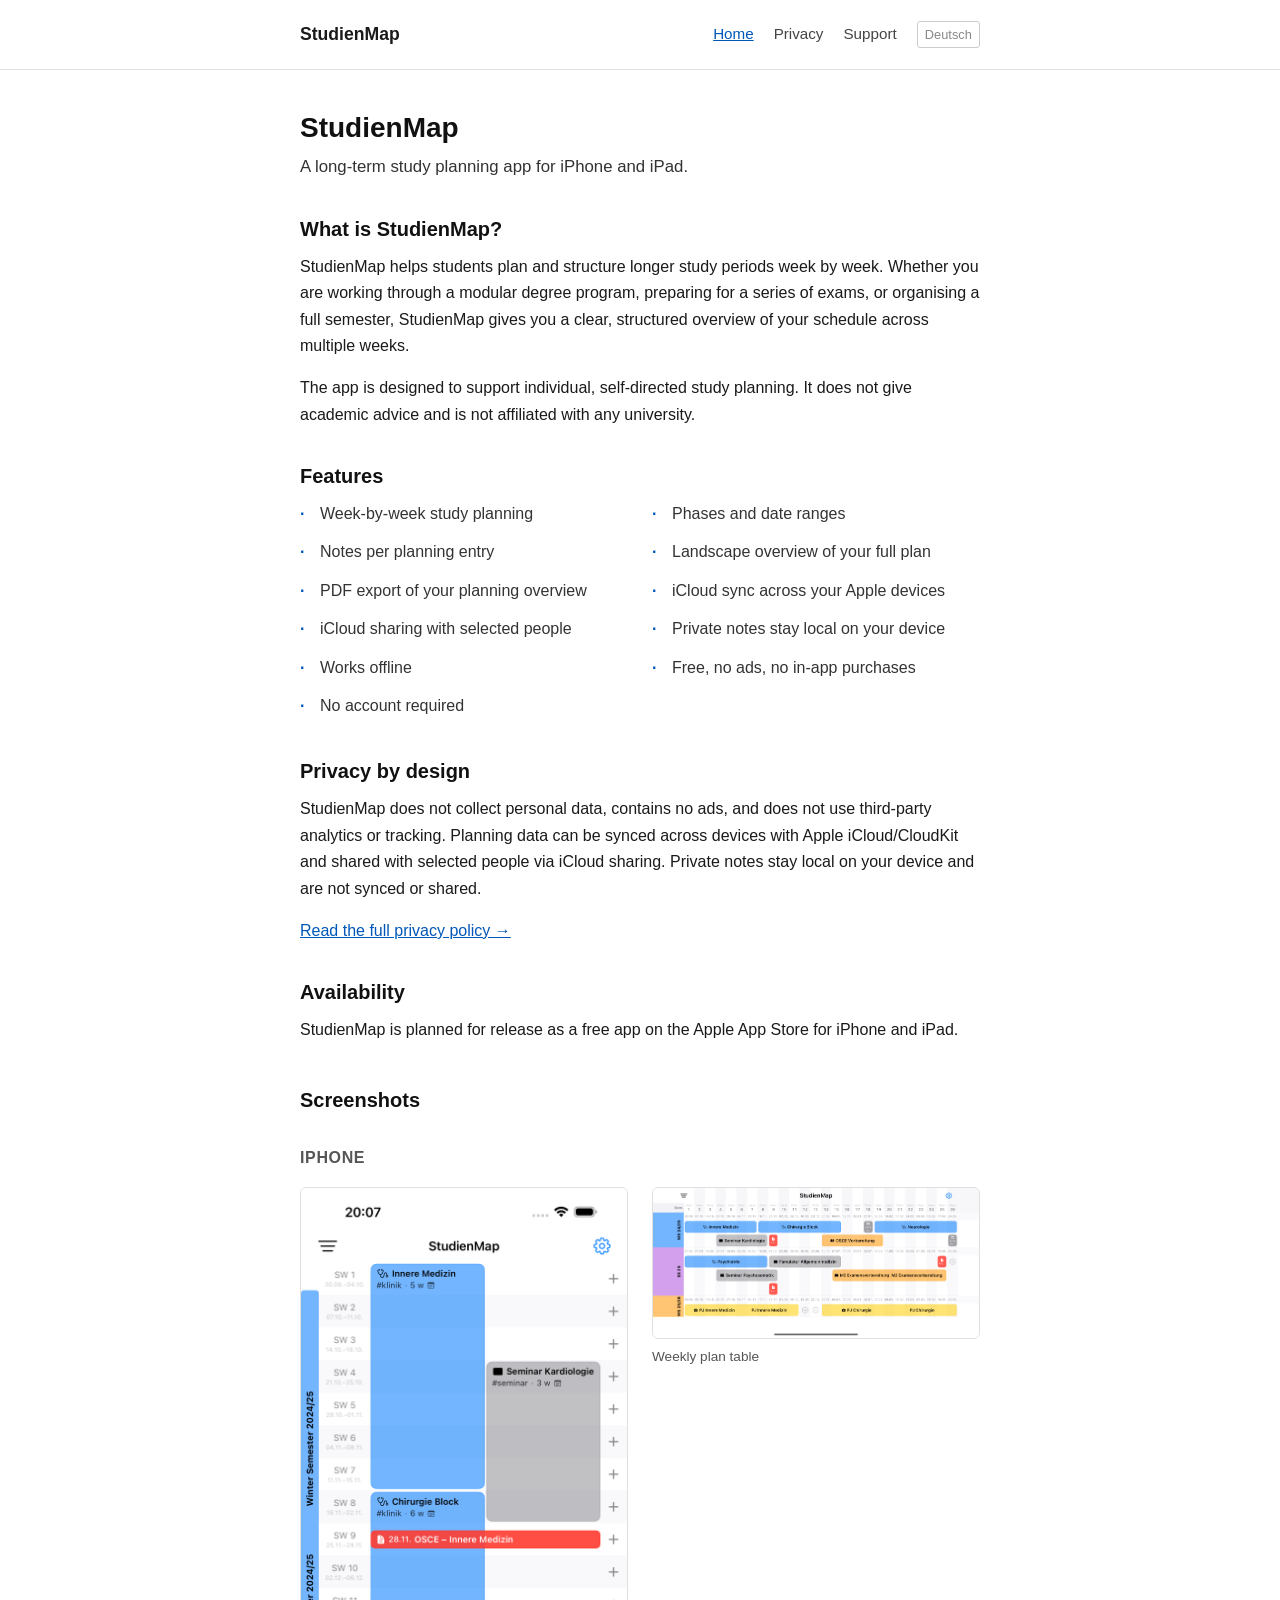
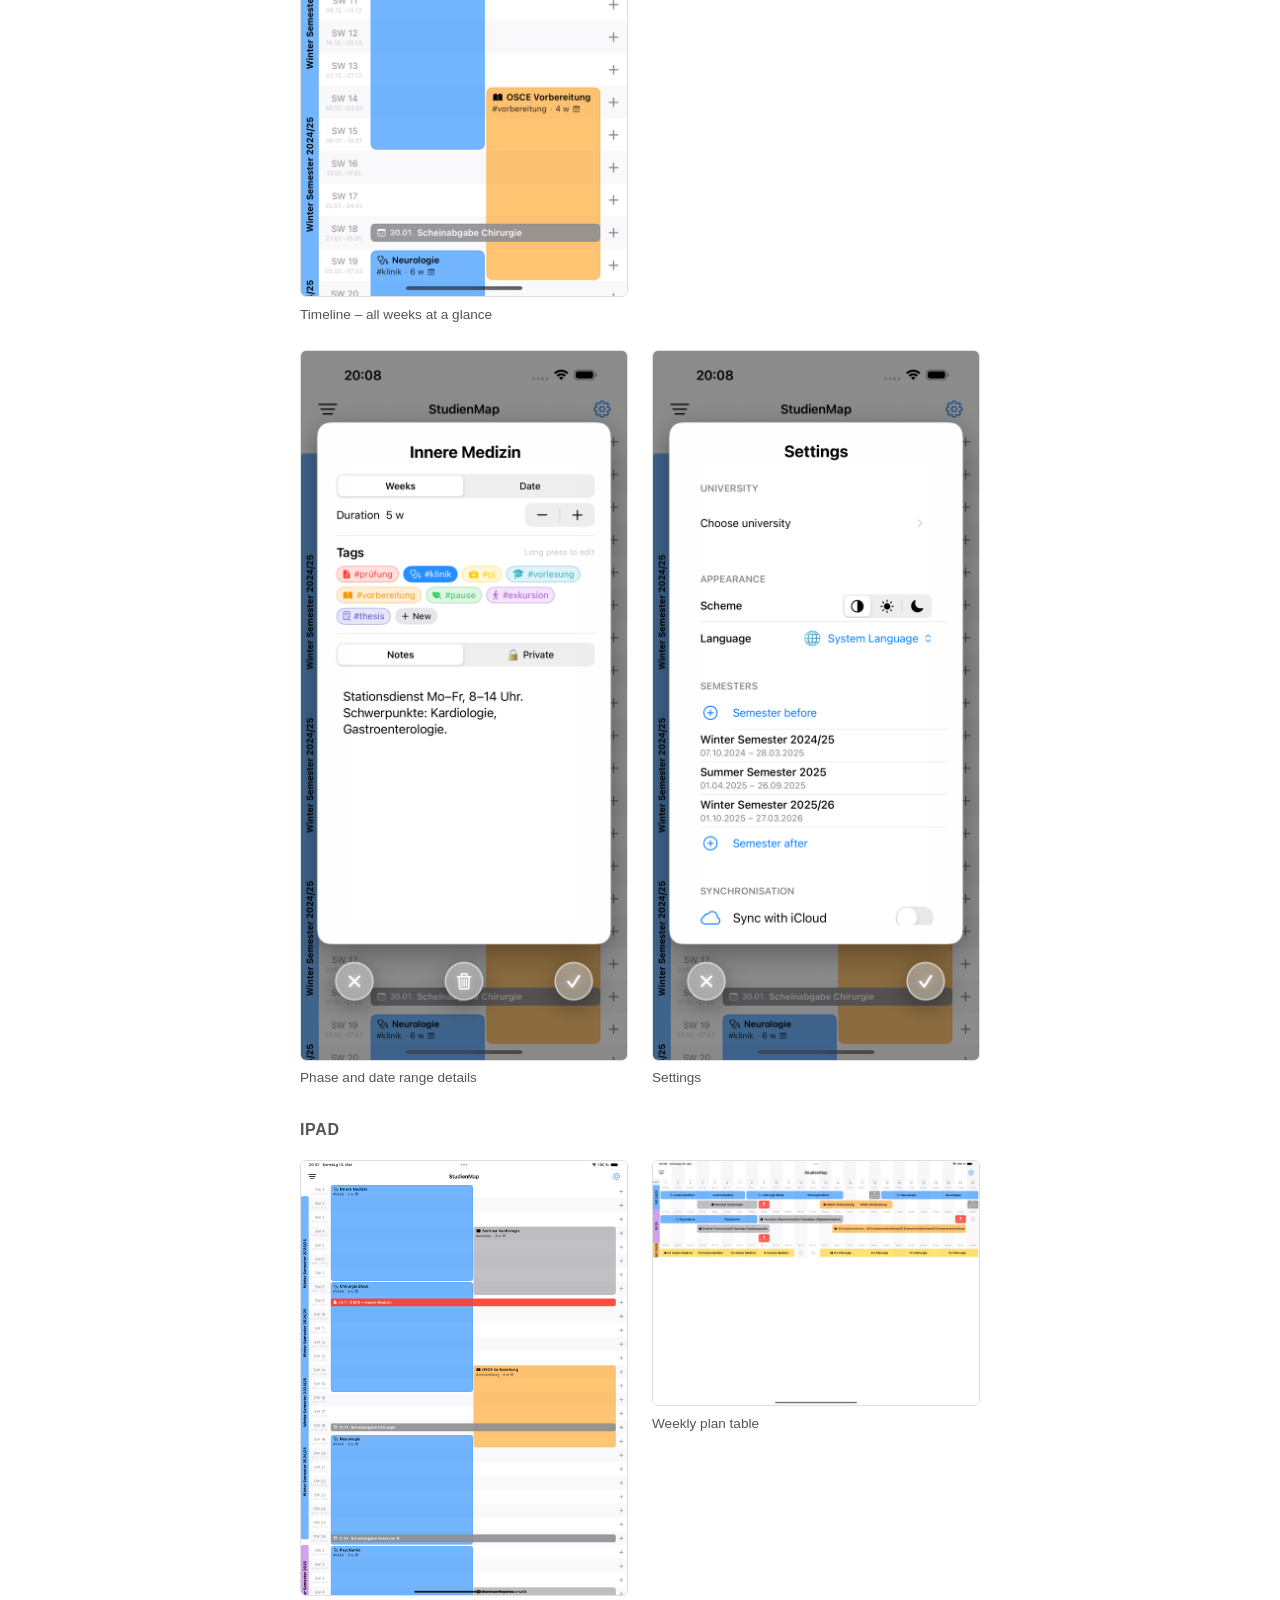
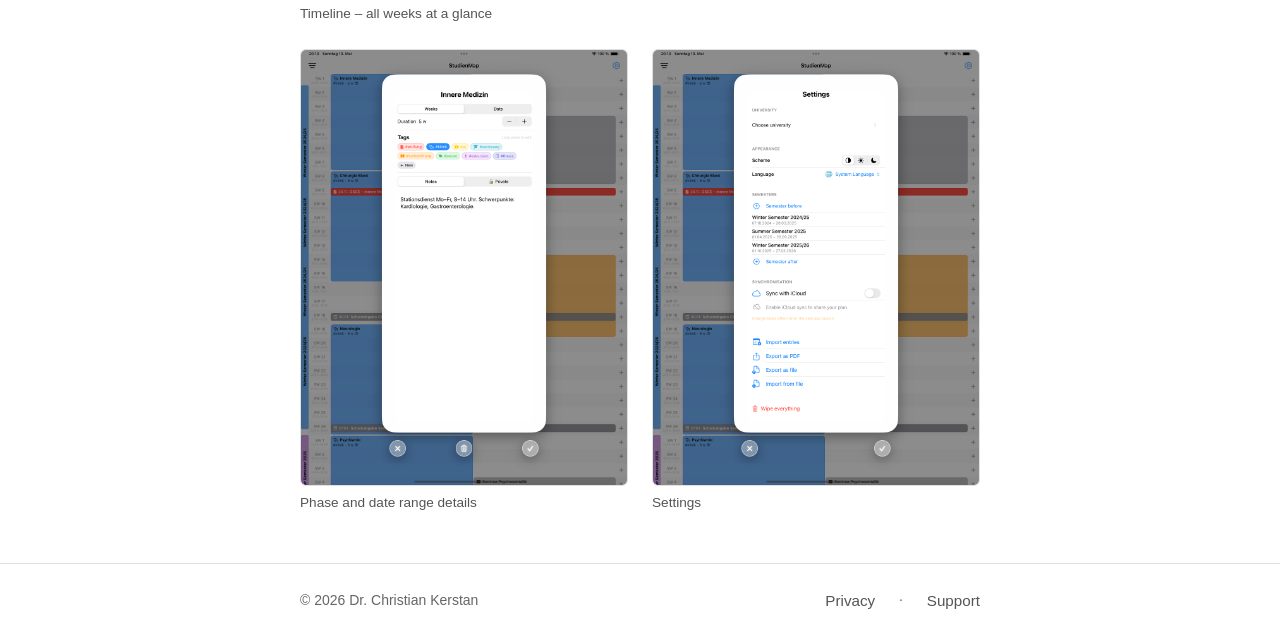
<file: index.html>
<!DOCTYPE html>
<html lang="en">
<head>
  <meta charset="UTF-8">
  <meta name="viewport" content="width=device-width, initial-scale=1.0">
  <title>StudienMap</title>
  <meta name="description" content="StudienMap is a long-term study planning app for iPhone and iPad. Plan your study periods week by week.">
  <link rel="stylesheet" href="style.css">
</head>
<body>

  <header>
    <div class="site-wrapper">
      <a class="site-name" href="index.html">StudienMap</a>
      <nav aria-label="Main navigation">
        <a href="index.html" aria-current="page">Home</a>
        <a href="privacy.html">Privacy</a>
        <a href="support.html">Support</a>
        <a href="de/index.html" class="lang-link" hreflang="de" lang="de">Deutsch</a>
      </nav>
    </div>
  </header>

  <main>
    <div class="site-wrapper">

      <div class="intro">
        <h1>StudienMap</h1>
        <p>A long-term study planning app for iPhone and iPad.</p>
      </div>

      <h2>What is StudienMap?</h2>
      <p>
        StudienMap helps students plan and structure longer study periods week by week.
        Whether you are working through a modular degree program, preparing for a series
        of exams, or organising a full semester, StudienMap gives you a clear, structured
        overview of your schedule across multiple weeks.
      </p>
      <p>
        The app is designed to support individual, self-directed study planning.
        It does not give academic advice and is not affiliated with any university.
      </p>

      <h2>Features</h2>
      <ul class="feature-list">
        <li>Week-by-week study planning</li>
        <li>Phases and date ranges</li>
        <li>Notes per planning entry</li>
        <li>Landscape overview of your full plan</li>
        <li>PDF export of your planning overview</li>
        <li>iCloud sync across your Apple devices</li>
        <li>iCloud sharing with selected people</li>
        <li>Private notes stay local on your device</li>
        <li>Works offline</li>
        <li>Free, no ads, no in-app purchases</li>
        <li>No account required</li>
      </ul>

      <h2>Privacy by design</h2>
      <p>
        StudienMap does not collect personal data, contains no ads, and does not use
        third-party analytics or tracking. Planning data can be synced across devices
        with Apple iCloud/CloudKit and shared with selected people via iCloud sharing.
        Private notes stay local on your device and are not synced or shared.
      </p>
      <p>
        <a href="privacy.html">Read the full privacy policy →</a>
      </p>

      <h2>Availability</h2>
      <p>
        StudienMap is planned for release as a free app on the Apple App Store for iPhone and iPad.
      </p>

      <section class="screenshots" aria-label="Screenshots">
        <h2>Screenshots</h2>

        <h3 class="device-label">iPhone</h3>
        <div class="screenshot-grid">
          <figure>
            <img src="img/iPhone-Timeline_en.png" alt="Timeline showing all study weeks and phases at a glance on iPhone" width="390" height="844">
            <figcaption>Timeline – all weeks at a glance</figcaption>
          </figure>
          <figure>
            <img src="img/iPhone-Table_en.png" alt="Week-by-week study plan table on iPhone" width="390" height="844">
            <figcaption>Weekly plan table</figcaption>
          </figure>
          <figure>
            <img src="img/iPhone-Phase-Detail_en.png" alt="Phase detail view with date range and notes on iPhone" width="390" height="844">
            <figcaption>Phase and date range details</figcaption>
          </figure>
          <figure>
            <img src="img/iPhone-Settings_en.png" alt="App settings screen on iPhone" width="390" height="844">
            <figcaption>Settings</figcaption>
          </figure>
        </div>

        <h3 class="device-label">iPad</h3>
        <div class="screenshot-grid">
          <figure>
            <img src="img/iPad-Timeline_en.png" alt="Timeline showing all study weeks and phases at a glance on iPad" width="1024" height="768">
            <figcaption>Timeline – all weeks at a glance</figcaption>
          </figure>
          <figure>
            <img src="img/iPad-Table_en.png" alt="Week-by-week study plan table on iPad" width="1024" height="768">
            <figcaption>Weekly plan table</figcaption>
          </figure>
          <figure>
            <img src="img/iPad-Phase-Detail_en.png" alt="Phase detail view with date range and notes on iPad" width="1024" height="768">
            <figcaption>Phase and date range details</figcaption>
          </figure>
          <figure>
            <img src="img/iPad-Settings_en.png" alt="App settings screen on iPad" width="1024" height="768">
            <figcaption>Settings</figcaption>
          </figure>
        </div>
      </section>

    </div>
  </main>

  <footer>
    <div class="site-wrapper">
      <span>© 2026 Dr. Christian Kerstan</span>
      <nav aria-label="Footer navigation">
        <a href="privacy.html">Privacy</a>
        &nbsp;·&nbsp;
        <a href="support.html">Support</a>
      </nav>
    </div>
  </footer>

</body>
</html>
</file>
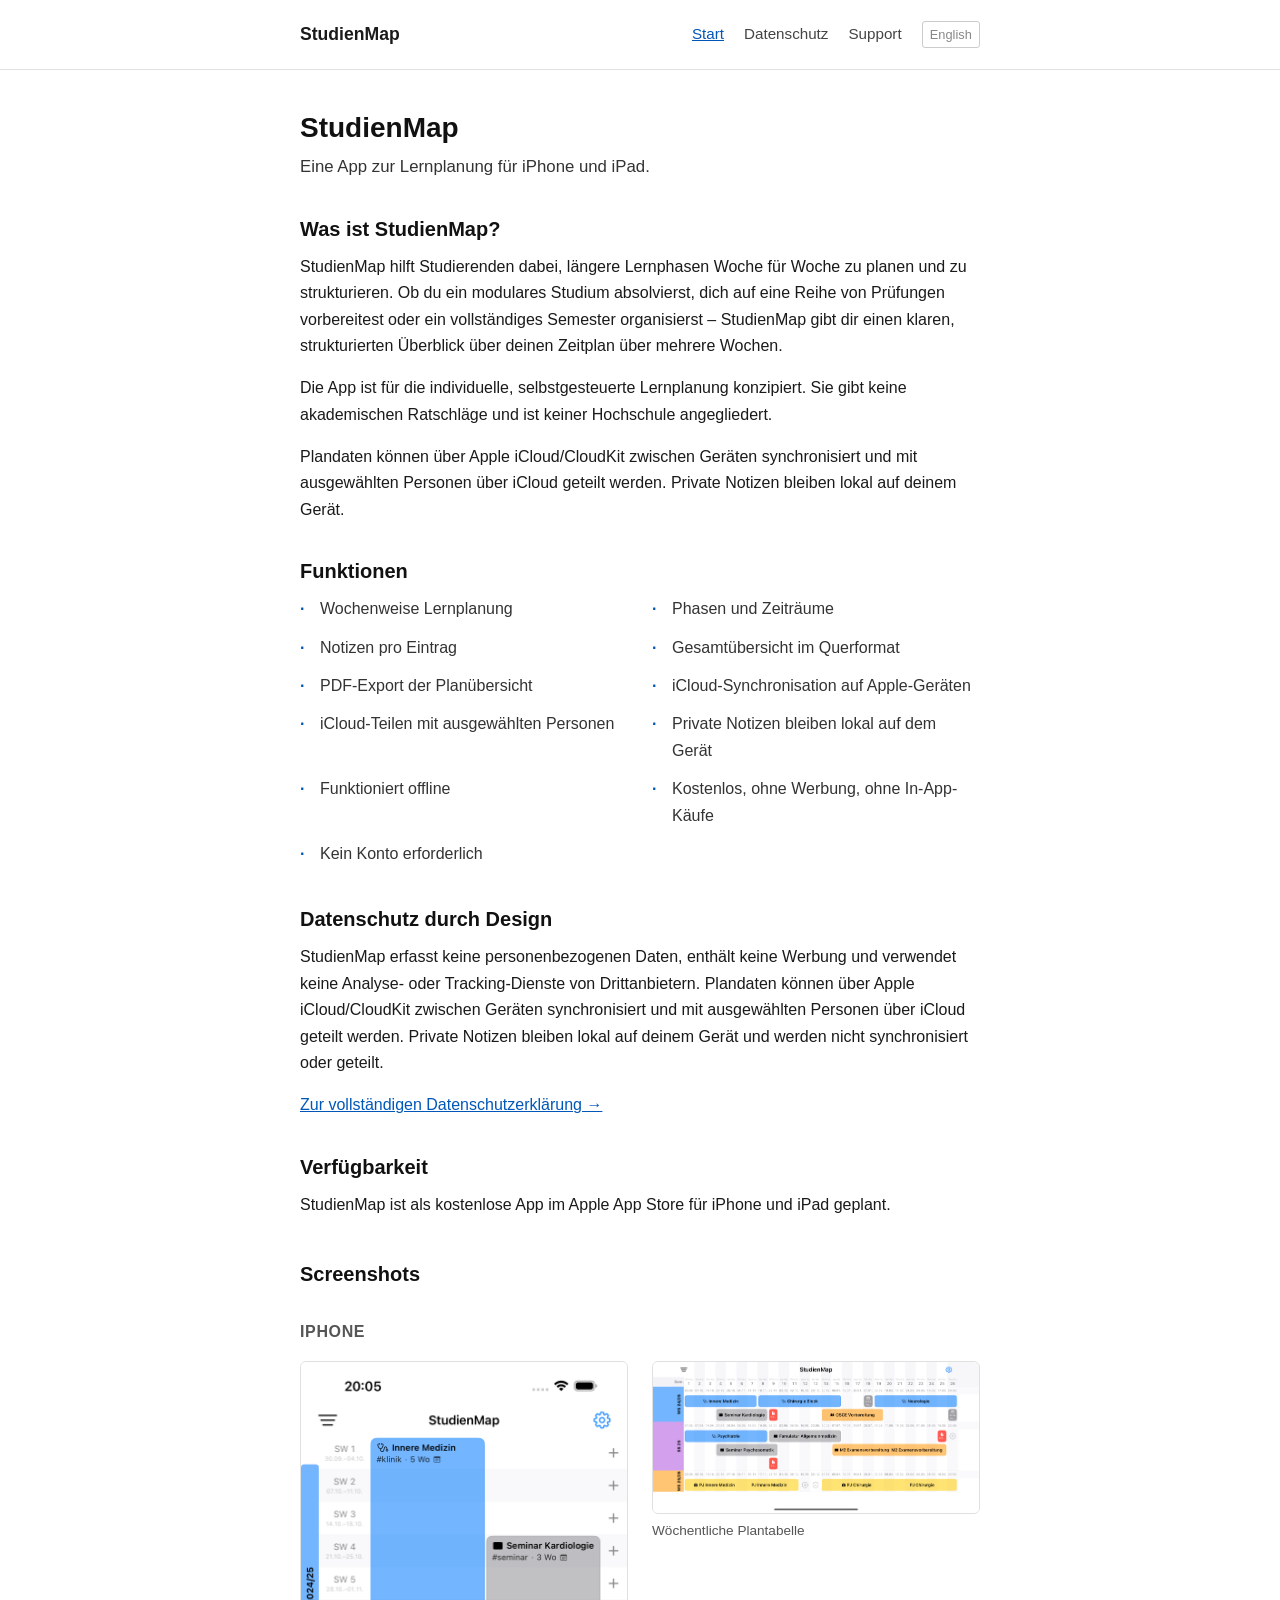
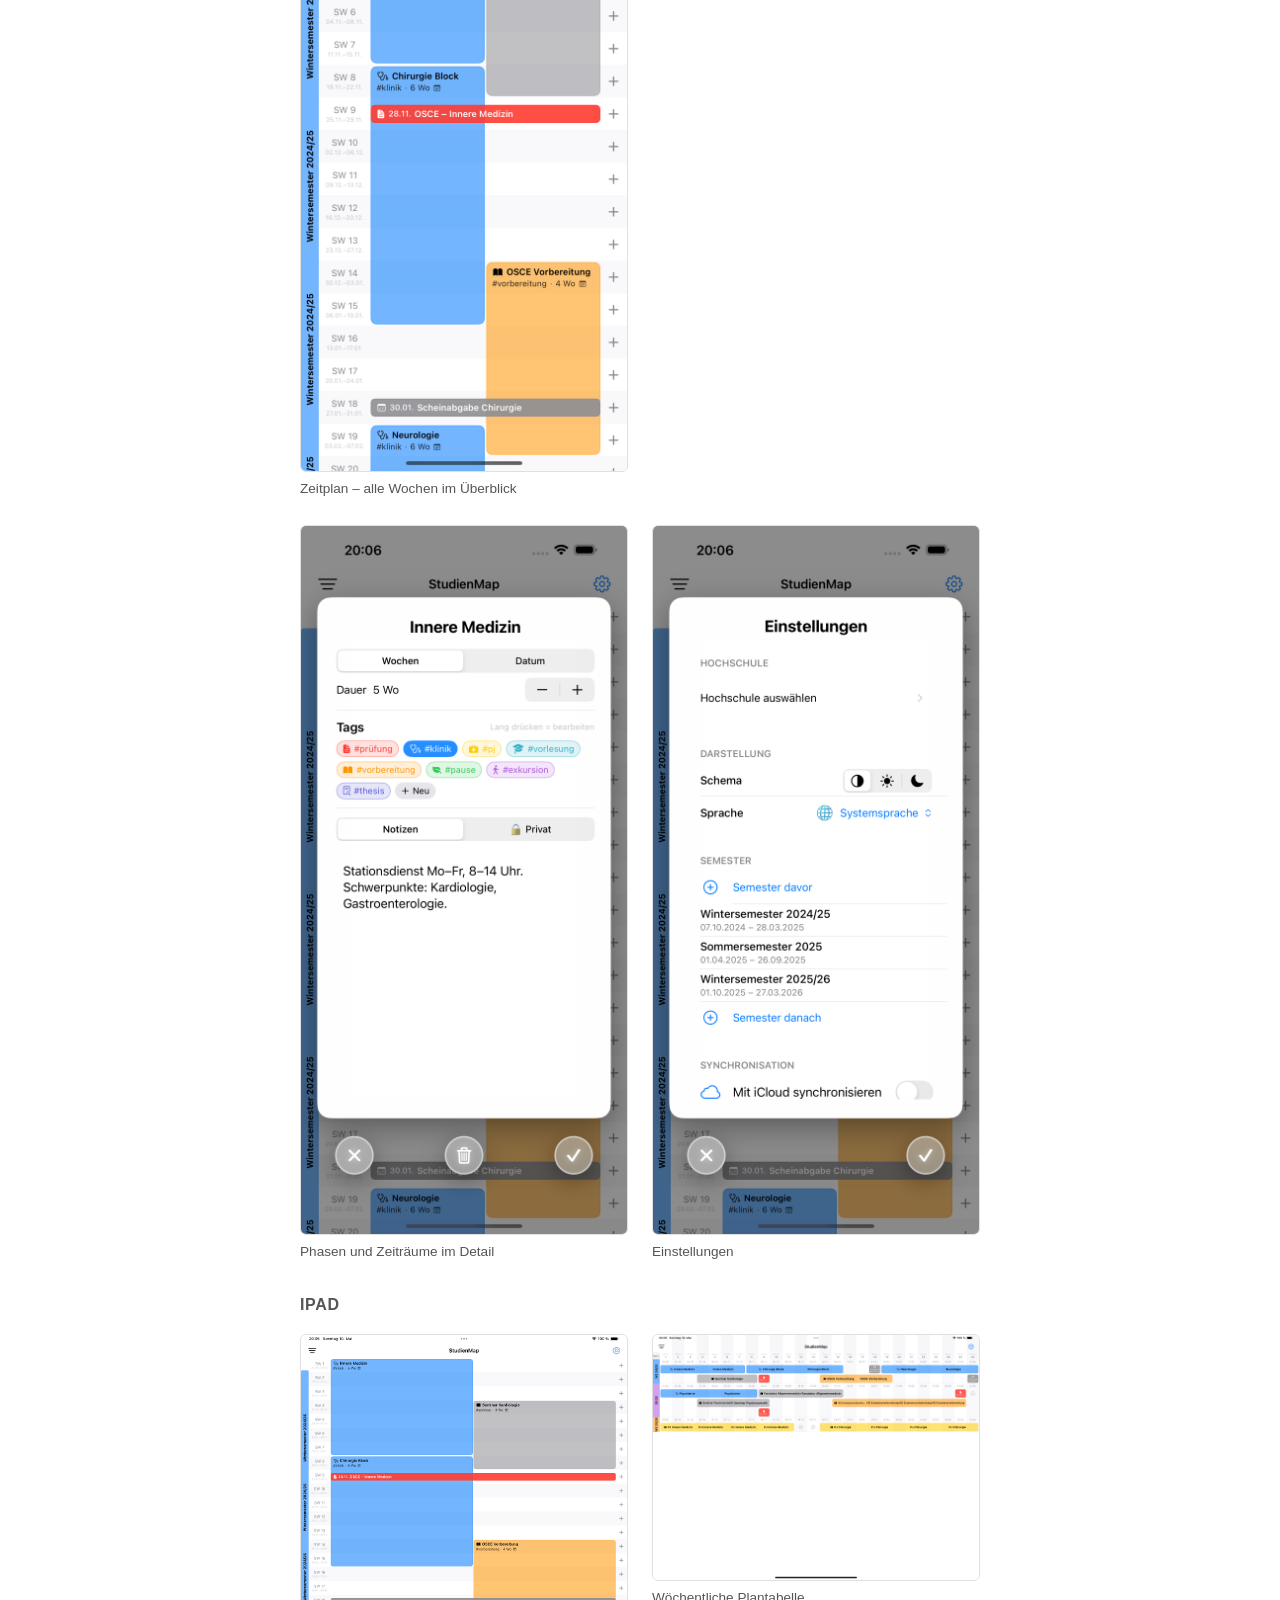
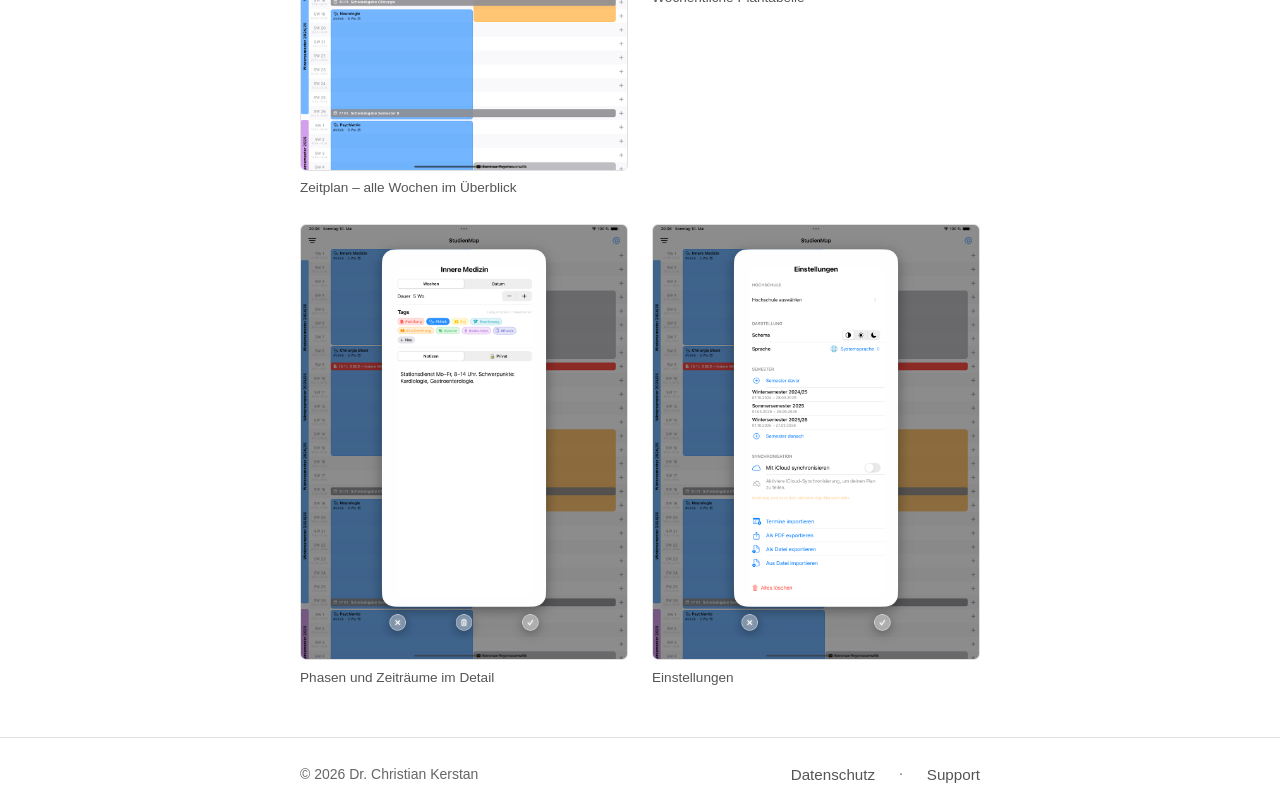
<file: de/index.html>
<!DOCTYPE html>
<html lang="de">
<head>
  <meta charset="UTF-8">
  <meta name="viewport" content="width=device-width, initial-scale=1.0">
  <title>StudienMap</title>
  <meta name="description" content="StudienMap ist eine App zur Langzeitplanung des Lernens für iPhone und iPad. Plane deine Lernphasen Woche für Woche.">
  <link rel="stylesheet" href="../style.css">
</head>
<body>

  <header>
    <div class="site-wrapper">
      <a class="site-name" href="index.html">StudienMap</a>
      <nav aria-label="Hauptnavigation">
        <a href="index.html" aria-current="page">Start</a>
        <a href="privacy.html">Datenschutz</a>
        <a href="support.html">Support</a>
        <a href="../index.html" class="lang-link" hreflang="en" lang="en">English</a>
      </nav>
    </div>
  </header>

  <main>
    <div class="site-wrapper">

      <div class="intro">
        <h1>StudienMap</h1>
        <p>Eine App zur Lernplanung für iPhone und iPad.</p>
      </div>

      <h2>Was ist StudienMap?</h2>
      <p>
        StudienMap hilft Studierenden dabei, längere Lernphasen Woche für Woche zu planen und
        zu strukturieren. Ob du ein modulares Studium absolvierst, dich auf eine Reihe von
        Prüfungen vorbereitest oder ein vollständiges Semester organisierst – StudienMap gibt
        dir einen klaren, strukturierten Überblick über deinen Zeitplan über mehrere Wochen.
      </p>
      <p>
        Die App ist für die individuelle, selbstgesteuerte Lernplanung konzipiert.
        Sie gibt keine akademischen Ratschläge und ist keiner Hochschule angegliedert.
      </p>
      <p>
        Plandaten können über Apple iCloud/CloudKit zwischen Geräten synchronisiert und mit
        ausgewählten Personen über iCloud geteilt werden. Private Notizen bleiben lokal auf
        deinem Gerät.
      </p>

      <h2>Funktionen</h2>
      <ul class="feature-list">
        <li>Wochenweise Lernplanung</li>
        <li>Phasen und Zeiträume</li>
        <li>Notizen pro Eintrag</li>
        <li>Gesamtübersicht im Querformat</li>
        <li>PDF-Export der Planübersicht</li>
        <li>iCloud-Synchronisation auf Apple-Geräten</li>
        <li>iCloud-Teilen mit ausgewählten Personen</li>
        <li>Private Notizen bleiben lokal auf dem Gerät</li>
        <li>Funktioniert offline</li>
        <li>Kostenlos, ohne Werbung, ohne In-App-Käufe</li>
        <li>Kein Konto erforderlich</li>
      </ul>

      <h2>Datenschutz durch Design</h2>
      <p>
        StudienMap erfasst keine personenbezogenen Daten, enthält keine Werbung und verwendet
        keine Analyse- oder Tracking-Dienste von Drittanbietern. Plandaten können über Apple
        iCloud/CloudKit zwischen Geräten synchronisiert und mit ausgewählten Personen über
        iCloud geteilt werden. Private Notizen bleiben lokal auf deinem Gerät und werden nicht
        synchronisiert oder geteilt.
      </p>
      <p>
        <a href="privacy.html">Zur vollständigen Datenschutzerklärung →</a>
      </p>

      <h2>Verfügbarkeit</h2>
      <p>
        StudienMap ist als kostenlose App im Apple App Store für iPhone und iPad geplant.
      </p>

      <section class="screenshots" aria-label="Screenshots">
        <h2>Screenshots</h2>

        <h3 class="device-label">iPhone</h3>
        <div class="screenshot-grid">
          <figure>
            <img src="../img/iPhone-Timeline_de.png" alt="Zeitplan mit allen Lernwochen und Phasen im Überblick auf dem iPhone" width="390" height="844">
            <figcaption>Zeitplan – alle Wochen im Überblick</figcaption>
          </figure>
          <figure>
            <img src="../img/iPhone-Table_de.png" alt="Wöchentliche Lernplanung als Tabelle auf dem iPhone" width="390" height="844">
            <figcaption>Wöchentliche Plantabelle</figcaption>
          </figure>
          <figure>
            <img src="../img/iPhone-Phase-Detail_de.png" alt="Phasendetailansicht mit Zeitraum und Notizen auf dem iPhone" width="390" height="844">
            <figcaption>Phasen und Zeiträume im Detail</figcaption>
          </figure>
          <figure>
            <img src="../img/iPhone-Settings_de.png" alt="App-Einstellungen auf dem iPhone" width="390" height="844">
            <figcaption>Einstellungen</figcaption>
          </figure>
        </div>

        <h3 class="device-label">iPad</h3>
        <div class="screenshot-grid">
          <figure>
            <img src="../img/iPad-Timeline_de.png" alt="Zeitplan mit allen Lernwochen und Phasen im Überblick auf dem iPad" width="1024" height="768">
            <figcaption>Zeitplan – alle Wochen im Überblick</figcaption>
          </figure>
          <figure>
            <img src="../img/iPad-Table_de.png" alt="Wöchentliche Lernplanung als Tabelle auf dem iPad" width="1024" height="768">
            <figcaption>Wöchentliche Plantabelle</figcaption>
          </figure>
          <figure>
            <img src="../img/iPad-Phase-Detail_de.png" alt="Phasendetailansicht mit Zeitraum und Notizen auf dem iPad" width="1024" height="768">
            <figcaption>Phasen und Zeiträume im Detail</figcaption>
          </figure>
          <figure>
            <img src="../img/iPad-Settings_de.png" alt="App-Einstellungen auf dem iPad" width="1024" height="768">
            <figcaption>Einstellungen</figcaption>
          </figure>
        </div>
      </section>

    </div>
  </main>

  <footer>
    <div class="site-wrapper">
      <span>© 2026 Dr. Christian Kerstan</span>
      <nav aria-label="Fußzeilennavigation">
        <a href="privacy.html">Datenschutz</a>
        &nbsp;·&nbsp;
        <a href="support.html">Support</a>
      </nav>
    </div>
  </footer>

</body>
</html>
</file>
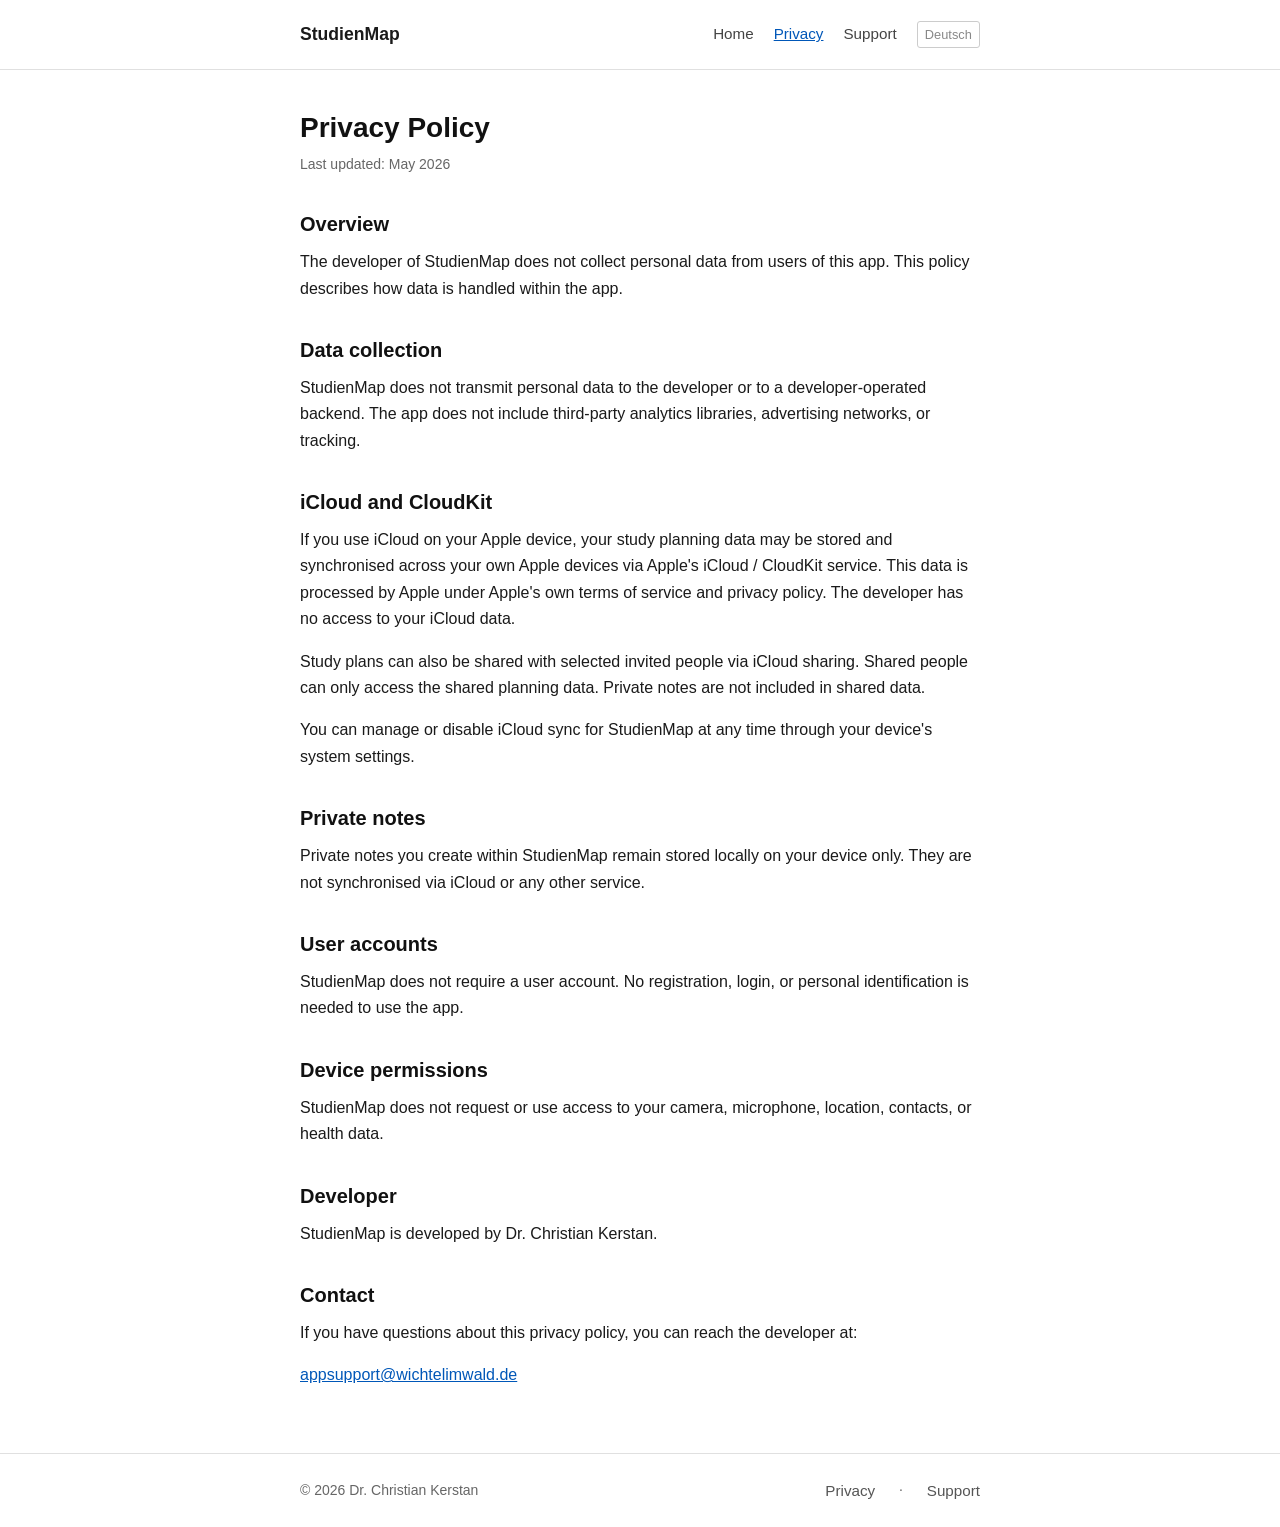
<file: privacy.html>
<!DOCTYPE html>
<html lang="en">
<head>
  <meta charset="UTF-8">
  <meta name="viewport" content="width=device-width, initial-scale=1.0">
  <title>Privacy Policy – StudienMap</title>
  <meta name="description" content="Privacy policy for the StudienMap iOS app. No personal data is collected. No tracking, no ads.">
  <link rel="stylesheet" href="style.css">
</head>
<body>

  <header>
    <div class="site-wrapper">
      <a class="site-name" href="index.html">StudienMap</a>
      <nav aria-label="Main navigation">
        <a href="index.html">Home</a>
        <a href="privacy.html" aria-current="page">Privacy</a>
        <a href="support.html">Support</a>
        <a href="de/privacy.html" class="lang-link" hreflang="de" lang="de">Deutsch</a>
      </nav>
    </div>
  </header>

  <main>
    <div class="site-wrapper">

      <h1>Privacy Policy</h1>
      <p class="meta">Last updated: May 2026</p>

      <h2>Overview</h2>
      <p>
        The developer of StudienMap does not collect personal data from users of this app.
        This policy describes how data is handled within the app.
      </p>

      <h2>Data collection</h2>
      <p>
        StudienMap does not transmit personal data to the developer or to a developer-operated
        backend. The app does not include third-party analytics libraries, advertising networks,
        or tracking.
      </p>

      <h2>iCloud and CloudKit</h2>
      <p>
        If you use iCloud on your Apple device, your study planning data may be stored
        and synchronised across your own Apple devices via Apple's iCloud / CloudKit service.
        This data is processed by Apple under Apple's own terms of service and privacy policy.
        The developer has no access to your iCloud data.
      </p>
      <p>
        Study plans can also be shared with selected invited people via iCloud sharing.
        Shared people can only access the shared planning data. Private notes are not
        included in shared data.
      </p>
      <p>
        You can manage or disable iCloud sync for StudienMap at any time through your
        device's system settings.
      </p>

      <h2>Private notes</h2>
      <p>
        Private notes you create within StudienMap remain stored locally on your device only.
        They are not synchronised via iCloud or any other service.
      </p>

      <h2>User accounts</h2>
      <p>
        StudienMap does not require a user account. No registration, login, or personal
        identification is needed to use the app.
      </p>

      <h2>Device permissions</h2>
      <p>
        StudienMap does not request or use access to your camera, microphone, location,
        contacts, or health data.
      </p>

      <h2>Developer</h2>
      <p>
        StudienMap is developed by Dr. Christian Kerstan.
      </p>

      <h2>Contact</h2>
      <p>
        If you have questions about this privacy policy, you can reach the developer at:
      </p>
      <p>
        <a href="mailto:appsupport@wichtelimwald.de">appsupport@wichtelimwald.de</a>
      </p>

    </div>
  </main>

  <footer>
    <div class="site-wrapper">
      <span>© 2026 Dr. Christian Kerstan</span>
      <nav aria-label="Footer navigation">
        <a href="privacy.html">Privacy</a>
        &nbsp;·&nbsp;
        <a href="support.html">Support</a>
      </nav>
    </div>
  </footer>

</body>
</html>
</file>
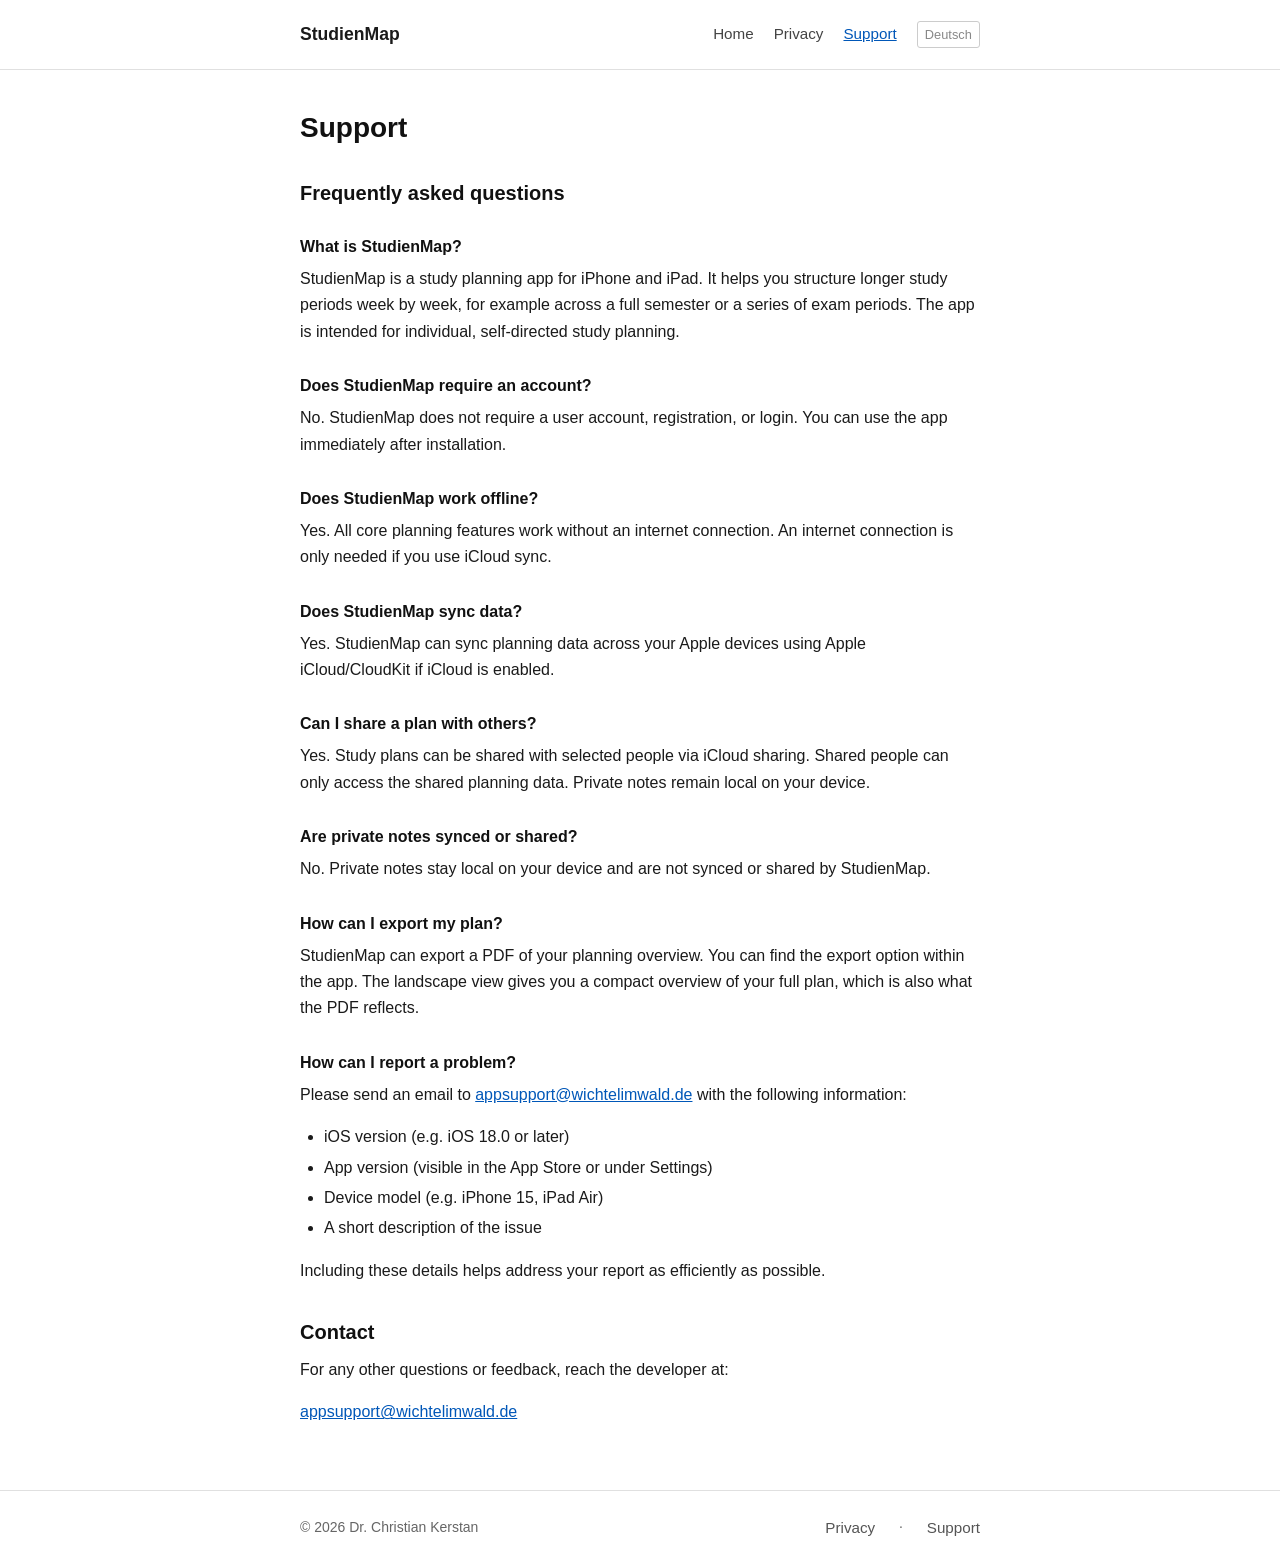
<file: support.html>
<!DOCTYPE html>
<html lang="en">
<head>
  <meta charset="UTF-8">
  <meta name="viewport" content="width=device-width, initial-scale=1.0">
  <title>Support – StudienMap</title>
  <meta name="description" content="Support and frequently asked questions for the StudienMap iOS app.">
  <link rel="stylesheet" href="style.css">
</head>
<body>

  <header>
    <div class="site-wrapper">
      <a class="site-name" href="index.html">StudienMap</a>
      <nav aria-label="Main navigation">
        <a href="index.html">Home</a>
        <a href="privacy.html">Privacy</a>
        <a href="support.html" aria-current="page">Support</a>
        <a href="de/support.html" class="lang-link" hreflang="de" lang="de">Deutsch</a>
      </nav>
    </div>
  </header>

  <main>
    <div class="site-wrapper">

      <h1>Support</h1>

      <h2>Frequently asked questions</h2>

      <div class="faq-item">
        <h3>What is StudienMap?</h3>
        <p>
          StudienMap is a study planning app for iPhone and iPad. It helps you structure
          longer study periods week by week, for example across a full semester or a
          series of exam periods. The app is intended for individual, self-directed
          study planning.
        </p>
      </div>

      <div class="faq-item">
        <h3>Does StudienMap require an account?</h3>
        <p>
          No. StudienMap does not require a user account, registration, or login.
          You can use the app immediately after installation.
        </p>
      </div>

      <div class="faq-item">
        <h3>Does StudienMap work offline?</h3>
        <p>
          Yes. All core planning features work without an internet connection.
          An internet connection is only needed if you use iCloud sync.
        </p>
      </div>

      <div class="faq-item">
        <h3>Does StudienMap sync data?</h3>
        <p>
          Yes. StudienMap can sync planning data across your Apple devices using Apple
          iCloud/CloudKit if iCloud is enabled.
        </p>
      </div>

      <div class="faq-item">
        <h3>Can I share a plan with others?</h3>
        <p>
          Yes. Study plans can be shared with selected people via iCloud sharing. Shared
          people can only access the shared planning data. Private notes remain local on
          your device.
        </p>
      </div>

      <div class="faq-item">
        <h3>Are private notes synced or shared?</h3>
        <p>
          No. Private notes stay local on your device and are not synced or shared by
          StudienMap.
        </p>
      </div>

      <div class="faq-item">
        <h3>How can I export my plan?</h3>
        <p>
          StudienMap can export a PDF of your planning overview. You can find the export
          option within the app. The landscape view gives you a compact overview of your
          full plan, which is also what the PDF reflects.
        </p>
      </div>

      <div class="faq-item">
        <h3>How can I report a problem?</h3>
        <p>
          Please send an email to
          <a href="mailto:appsupport@wichtelimwald.de">appsupport@wichtelimwald.de</a>
          with the following information:
        </p>
        <ul>
          <li>iOS version (e.g. iOS 18.0 or later)</li>
          <li>App version (visible in the App Store or under Settings)</li>
          <li>Device model (e.g. iPhone 15, iPad Air)</li>
          <li>A short description of the issue</li>
        </ul>
        <p>
          Including these details helps address your report as efficiently as possible.
        </p>
      </div>

      <h2>Contact</h2>
      <p>
        For any other questions or feedback, reach the developer at:
      </p>
      <p>
        <a href="mailto:appsupport@wichtelimwald.de">appsupport@wichtelimwald.de</a>
      </p>

    </div>
  </main>

  <footer>
    <div class="site-wrapper">
      <span>© 2026 Dr. Christian Kerstan</span>
      <nav aria-label="Footer navigation">
        <a href="privacy.html">Privacy</a>
        &nbsp;·&nbsp;
        <a href="support.html">Support</a>
      </nav>
    </div>
  </footer>

</body>
</html>
</file>
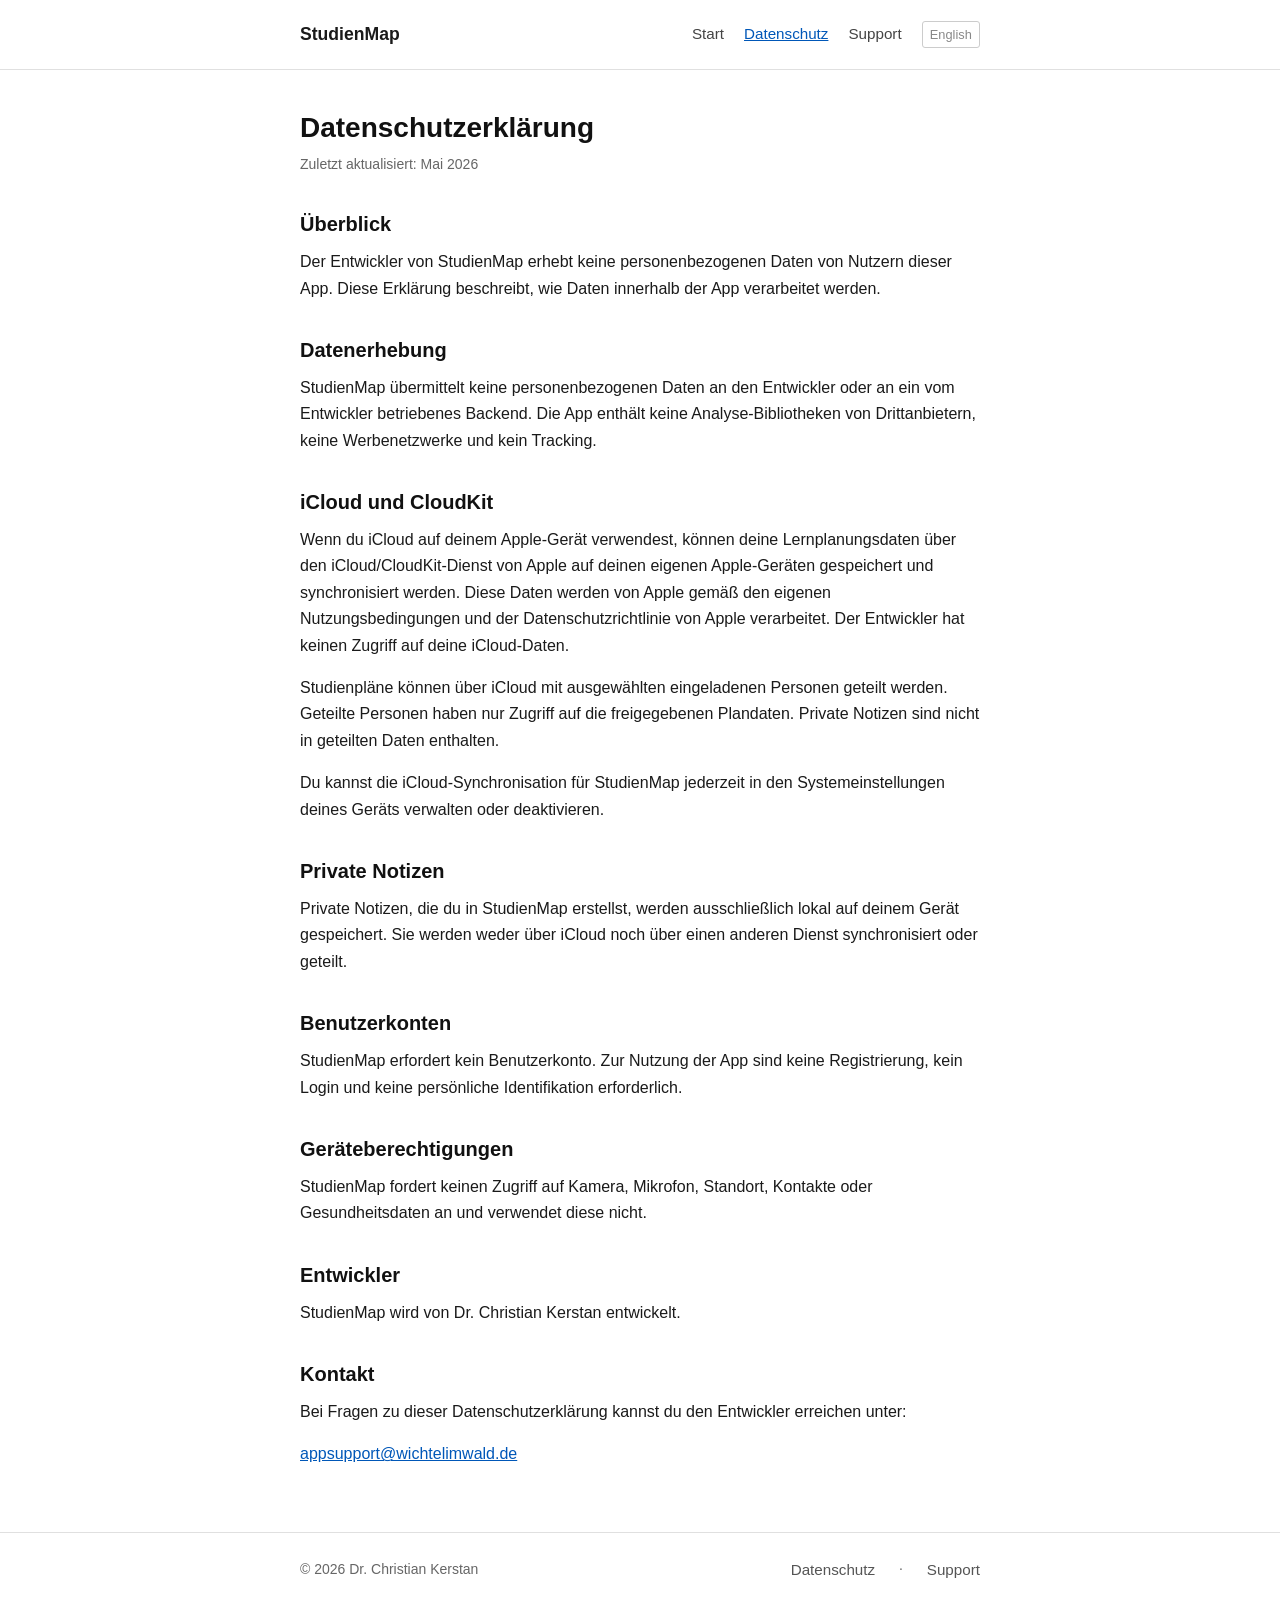
<file: de/privacy.html>
<!DOCTYPE html>
<html lang="de">
<head>
  <meta charset="UTF-8">
  <meta name="viewport" content="width=device-width, initial-scale=1.0">
  <title>Datenschutzerklärung – StudienMap</title>
  <meta name="description" content="Datenschutzerklärung für die StudienMap iOS-App. Es werden keine personenbezogenen Daten erfasst. Kein Tracking, keine Werbung.">
  <link rel="stylesheet" href="../style.css">
</head>
<body>

  <header>
    <div class="site-wrapper">
      <a class="site-name" href="index.html">StudienMap</a>
      <nav aria-label="Hauptnavigation">
        <a href="index.html">Start</a>
        <a href="privacy.html" aria-current="page">Datenschutz</a>
        <a href="support.html">Support</a>
        <a href="../privacy.html" class="lang-link" hreflang="en" lang="en">English</a>
      </nav>
    </div>
  </header>

  <main>
    <div class="site-wrapper">

      <h1>Datenschutzerklärung</h1>
      <p class="meta">Zuletzt aktualisiert: Mai 2026</p>

      <h2>Überblick</h2>
      <p>
        Der Entwickler von StudienMap erhebt keine personenbezogenen Daten von Nutzern dieser App.
        Diese Erklärung beschreibt, wie Daten innerhalb der App verarbeitet werden.
      </p>

      <h2>Datenerhebung</h2>
      <p>
        StudienMap übermittelt keine personenbezogenen Daten an den Entwickler oder an ein
        vom Entwickler betriebenes Backend. Die App enthält keine Analyse-Bibliotheken von
        Drittanbietern, keine Werbenetzwerke und kein Tracking.
      </p>

      <h2>iCloud und CloudKit</h2>
      <p>
        Wenn du iCloud auf deinem Apple-Gerät verwendest, können deine Lernplanungsdaten
        über den iCloud/CloudKit-Dienst von Apple auf deinen eigenen Apple-Geräten
        gespeichert und synchronisiert werden. Diese Daten werden von Apple gemäß den
        eigenen Nutzungsbedingungen und der Datenschutzrichtlinie von Apple verarbeitet.
        Der Entwickler hat keinen Zugriff auf deine iCloud-Daten.
      </p>
      <p>
        Studienpläne können über iCloud mit ausgewählten eingeladenen Personen geteilt werden.
        Geteilte Personen haben nur Zugriff auf die freigegebenen Plandaten. Private Notizen
        sind nicht in geteilten Daten enthalten.
      </p>
      <p>
        Du kannst die iCloud-Synchronisation für StudienMap jederzeit in den
        Systemeinstellungen deines Geräts verwalten oder deaktivieren.
      </p>

      <h2>Private Notizen</h2>
      <p>
        Private Notizen, die du in StudienMap erstellst, werden ausschließlich lokal auf
        deinem Gerät gespeichert. Sie werden weder über iCloud noch über einen anderen
        Dienst synchronisiert oder geteilt.
      </p>

      <h2>Benutzerkonten</h2>
      <p>
        StudienMap erfordert kein Benutzerkonto. Zur Nutzung der App sind keine
        Registrierung, kein Login und keine persönliche Identifikation erforderlich.
      </p>

      <h2>Geräteberechtigungen</h2>
      <p>
        StudienMap fordert keinen Zugriff auf Kamera, Mikrofon, Standort,
        Kontakte oder Gesundheitsdaten an und verwendet diese nicht.
      </p>

      <h2>Entwickler</h2>
      <p>
        StudienMap wird von Dr. Christian Kerstan entwickelt.
      </p>

      <h2>Kontakt</h2>
      <p>
        Bei Fragen zu dieser Datenschutzerklärung kannst du den Entwickler erreichen unter:
      </p>
      <p>
        <a href="mailto:appsupport@wichtelimwald.de">appsupport@wichtelimwald.de</a>
      </p>

    </div>
  </main>

  <footer>
    <div class="site-wrapper">
      <span>© 2026 Dr. Christian Kerstan</span>
      <nav aria-label="Fußzeilennavigation">
        <a href="privacy.html">Datenschutz</a>
        &nbsp;·&nbsp;
        <a href="support.html">Support</a>
      </nav>
    </div>
  </footer>

</body>
</html>
</file>
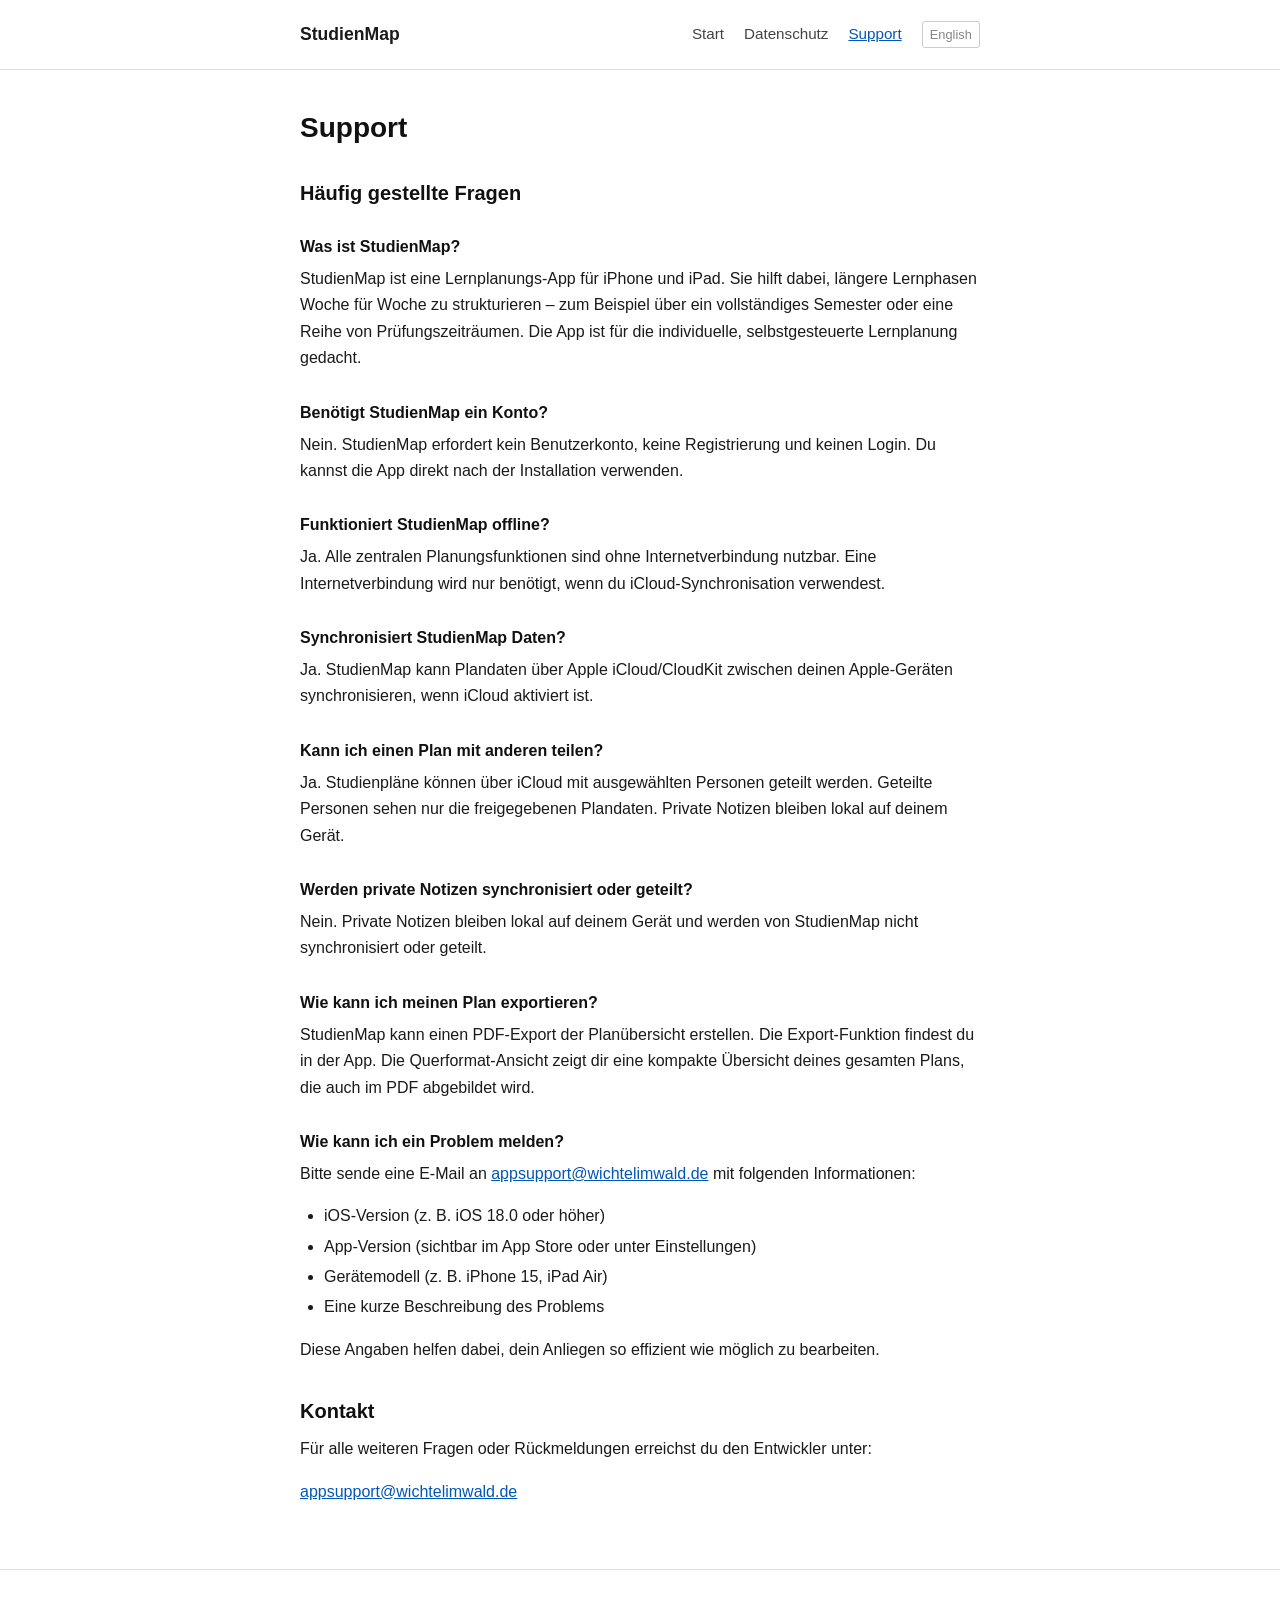
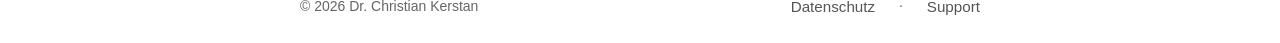
<file: de/support.html>
<!DOCTYPE html>
<html lang="de">
<head>
  <meta charset="UTF-8">
  <meta name="viewport" content="width=device-width, initial-scale=1.0">
  <title>Support – StudienMap</title>
  <meta name="description" content="Support und häufig gestellte Fragen zur StudienMap iOS-App.">
  <link rel="stylesheet" href="../style.css">
</head>
<body>

  <header>
    <div class="site-wrapper">
      <a class="site-name" href="index.html">StudienMap</a>
      <nav aria-label="Hauptnavigation">
        <a href="index.html">Start</a>
        <a href="privacy.html">Datenschutz</a>
        <a href="support.html" aria-current="page">Support</a>
        <a href="../support.html" class="lang-link" hreflang="en" lang="en">English</a>
      </nav>
    </div>
  </header>

  <main>
    <div class="site-wrapper">

      <h1>Support</h1>

      <h2>Häufig gestellte Fragen</h2>

      <div class="faq-item">
        <h3>Was ist StudienMap?</h3>
        <p>
          StudienMap ist eine Lernplanungs-App für iPhone und iPad. Sie hilft dabei,
          längere Lernphasen Woche für Woche zu strukturieren – zum Beispiel über ein
          vollständiges Semester oder eine Reihe von Prüfungszeiträumen. Die App ist
          für die individuelle, selbstgesteuerte Lernplanung gedacht.
        </p>
      </div>

      <div class="faq-item">
        <h3>Benötigt StudienMap ein Konto?</h3>
        <p>
          Nein. StudienMap erfordert kein Benutzerkonto, keine Registrierung und keinen Login.
          Du kannst die App direkt nach der Installation verwenden.
        </p>
      </div>

      <div class="faq-item">
        <h3>Funktioniert StudienMap offline?</h3>
        <p>
          Ja. Alle zentralen Planungsfunktionen sind ohne Internetverbindung nutzbar.
          Eine Internetverbindung wird nur benötigt, wenn du iCloud-Synchronisation verwendest.
        </p>
      </div>

      <div class="faq-item">
        <h3>Synchronisiert StudienMap Daten?</h3>
        <p>
          Ja. StudienMap kann Plandaten über Apple iCloud/CloudKit zwischen deinen Apple-Geräten
          synchronisieren, wenn iCloud aktiviert ist.
        </p>
      </div>

      <div class="faq-item">
        <h3>Kann ich einen Plan mit anderen teilen?</h3>
        <p>
          Ja. Studienpläne können über iCloud mit ausgewählten Personen geteilt werden.
          Geteilte Personen sehen nur die freigegebenen Plandaten. Private Notizen bleiben
          lokal auf deinem Gerät.
        </p>
      </div>

      <div class="faq-item">
        <h3>Werden private Notizen synchronisiert oder geteilt?</h3>
        <p>
          Nein. Private Notizen bleiben lokal auf deinem Gerät und werden von StudienMap
          nicht synchronisiert oder geteilt.
        </p>
      </div>

      <div class="faq-item">
        <h3>Wie kann ich meinen Plan exportieren?</h3>
        <p>
          StudienMap kann einen PDF-Export der Planübersicht erstellen. Die Export-Funktion
          findest du in der App. Die Querformat-Ansicht zeigt dir eine kompakte Übersicht
          deines gesamten Plans, die auch im PDF abgebildet wird.
        </p>
      </div>

      <div class="faq-item">
        <h3>Wie kann ich ein Problem melden?</h3>
        <p>
          Bitte sende eine E-Mail an
          <a href="mailto:appsupport@wichtelimwald.de">appsupport@wichtelimwald.de</a>
          mit folgenden Informationen:
        </p>
        <ul>
          <li>iOS-Version (z. B. iOS 18.0 oder höher)</li>
          <li>App-Version (sichtbar im App Store oder unter Einstellungen)</li>
          <li>Gerätemodell (z. B. iPhone 15, iPad Air)</li>
          <li>Eine kurze Beschreibung des Problems</li>
        </ul>
        <p>
          Diese Angaben helfen dabei, dein Anliegen so effizient wie möglich zu bearbeiten.
        </p>
      </div>

      <h2>Kontakt</h2>
      <p>
        Für alle weiteren Fragen oder Rückmeldungen erreichst du den Entwickler unter:
      </p>
      <p>
        <a href="mailto:appsupport@wichtelimwald.de">appsupport@wichtelimwald.de</a>
      </p>

    </div>
  </main>

  <footer>
    <div class="site-wrapper">
      <span>© 2026 Dr. Christian Kerstan</span>
      <nav aria-label="Fußzeilennavigation">
        <a href="privacy.html">Datenschutz</a>
        &nbsp;·&nbsp;
        <a href="support.html">Support</a>
      </nav>
    </div>
  </footer>

</body>
</html>
</file>
<file: style.css>
/* style.css — StudienMap legal/product site */

*, *::before, *::after {
  box-sizing: border-box;
}

html {
  font-size: 16px;
}

body {
  margin: 0;
  padding: 0;
  font-family: -apple-system, BlinkMacSystemFont, "Segoe UI", Roboto, Helvetica, Arial, sans-serif;
  font-size: 1rem;
  line-height: 1.65;
  color: #1a1a1a;
  background-color: #ffffff;
}

/* Layout */

.site-wrapper {
  max-width: 720px;
  margin: 0 auto;
  padding: 0 1.25rem;
}

/* Header & navigation */

header {
  border-bottom: 1px solid #e0e0e0;
  padding: 1.25rem 0;
}

header .site-wrapper {
  display: flex;
  align-items: center;
  justify-content: space-between;
  flex-wrap: wrap;
  gap: 0.75rem;
}

.site-name {
  font-size: 1.1rem;
  font-weight: 600;
  color: #1a1a1a;
  text-decoration: none;
}

.site-name:hover {
  color: #0057b8;
}

nav {
  display: flex;
  gap: 1.25rem;
}

nav a {
  font-size: 0.95rem;
  color: #444;
  text-decoration: none;
}

nav a:hover,
nav a[aria-current="page"] {
  color: #0057b8;
  text-decoration: underline;
}

/* Main content */

main {
  padding: 2.5rem 0 3rem;
}

h1 {
  font-size: 1.75rem;
  font-weight: 700;
  margin: 0 0 0.5rem;
  line-height: 1.25;
  color: #111;
}

h2 {
  font-size: 1.25rem;
  font-weight: 600;
  margin: 2rem 0 0.5rem;
  color: #111;
}

h3 {
  font-size: 1rem;
  font-weight: 600;
  margin: 1.5rem 0 0.25rem;
  color: #111;
}

p {
  margin: 0 0 1rem;
}

ul, ol {
  margin: 0 0 1rem;
  padding-left: 1.5rem;
}

li {
  margin-bottom: 0.25rem;
}

a {
  color: #0057b8;
}

a:hover {
  text-decoration: none;
}

/* Hero / intro block */

.intro {
  margin-bottom: 2rem;
}

.intro p {
  font-size: 1.05rem;
  color: #333;
}

/* Feature list */

.feature-list {
  list-style: none;
  padding: 0;
  margin: 0 0 1.5rem;
  display: grid;
  grid-template-columns: 1fr 1fr;
  gap: 0.5rem 1.5rem;
}

.feature-list li {
  padding-left: 1.25rem;
  position: relative;
  color: #333;
}

.feature-list li::before {
  content: "·";
  position: absolute;
  left: 0;
  color: #0057b8;
  font-weight: 700;
}

@media (max-width: 480px) {
  .feature-list {
    grid-template-columns: 1fr;
  }
}

/* FAQ */

.faq-item {
  margin-bottom: 1.75rem;
}

.faq-item h3 {
  margin-bottom: 0.35rem;
}

/* Footer */

footer {
  border-top: 1px solid #e0e0e0;
  padding: 1.5rem 0;
  color: #666;
  font-size: 0.875rem;
}

footer .site-wrapper {
  display: flex;
  align-items: center;
  justify-content: space-between;
  flex-wrap: wrap;
  gap: 0.5rem;
}

footer a {
  color: #555;
}

footer a:hover {
  color: #0057b8;
}

/* Language link */

.lang-link {
  font-size: 0.8rem;
  color: #888;
  border: 1px solid #ccc;
  border-radius: 3px;
  padding: 0.1rem 0.45rem;
  text-decoration: none;
}

.lang-link:hover {
  color: #0057b8;
  border-color: #0057b8;
  text-decoration: none;
}

/* Screenshots */

.screenshots {
  margin-top: 2.5rem;
}

.device-label {
  margin: 1.75rem 0 0.6rem;
  font-size: 1rem;
  font-weight: 600;
  color: #555;
  text-transform: uppercase;
  letter-spacing: 0.04em;
}

.screenshot-grid {
  display: grid;
  grid-template-columns: repeat(2, 1fr);
  gap: 1.5rem;
  margin-top: 1rem;
}

.screenshot-grid figure {
  margin: 0;
}

.screenshot-grid img {
  width: 100%;
  height: auto;
  display: block;
  border-radius: 6px;
  border: 1px solid #e0e0e0;
  background-color: #f5f5f5;
}

.screenshot-grid figcaption {
  font-size: 0.85rem;
  color: #555;
  margin-top: 0.4rem;
}

@media (max-width: 480px) {
  .screenshot-grid {
    grid-template-columns: 1fr;
  }
}

/* Utility */

.meta {
  font-size: 0.875rem;
  color: #666;
  margin-bottom: 2rem;
}
</file>
